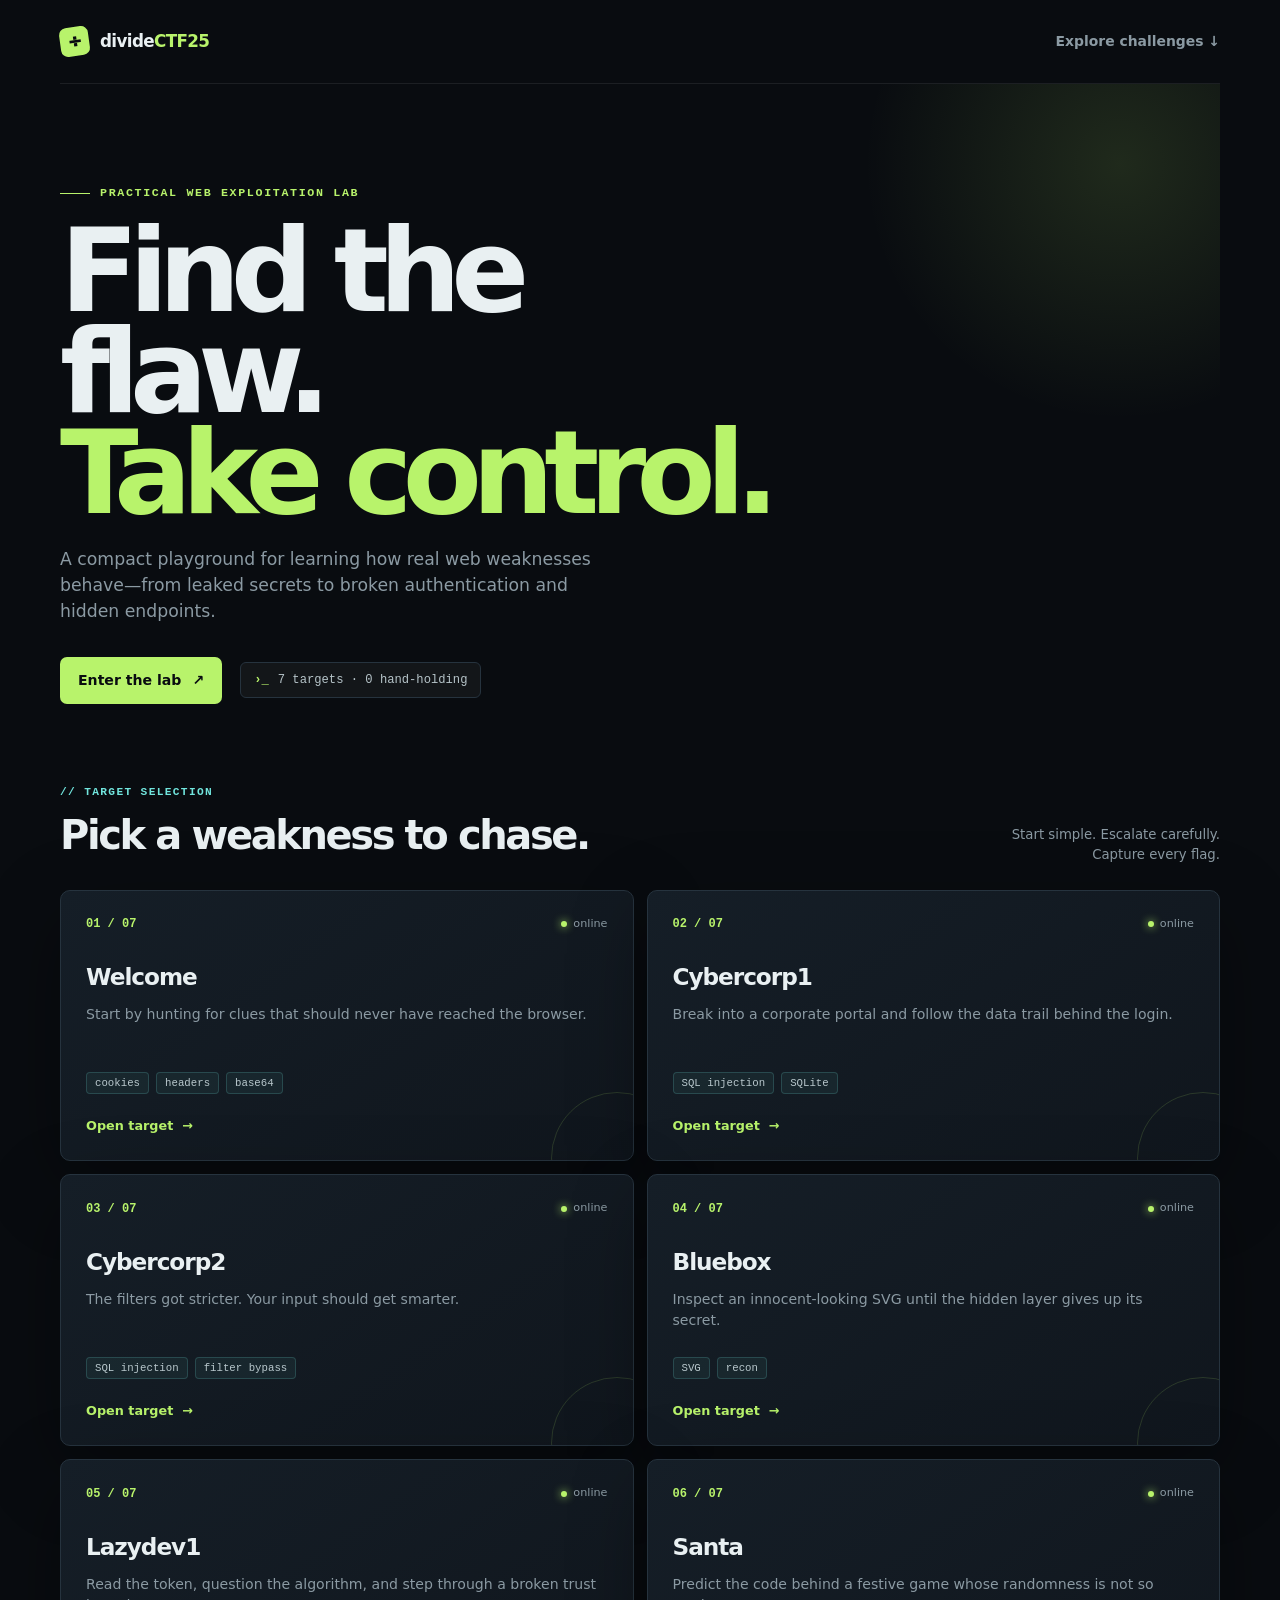
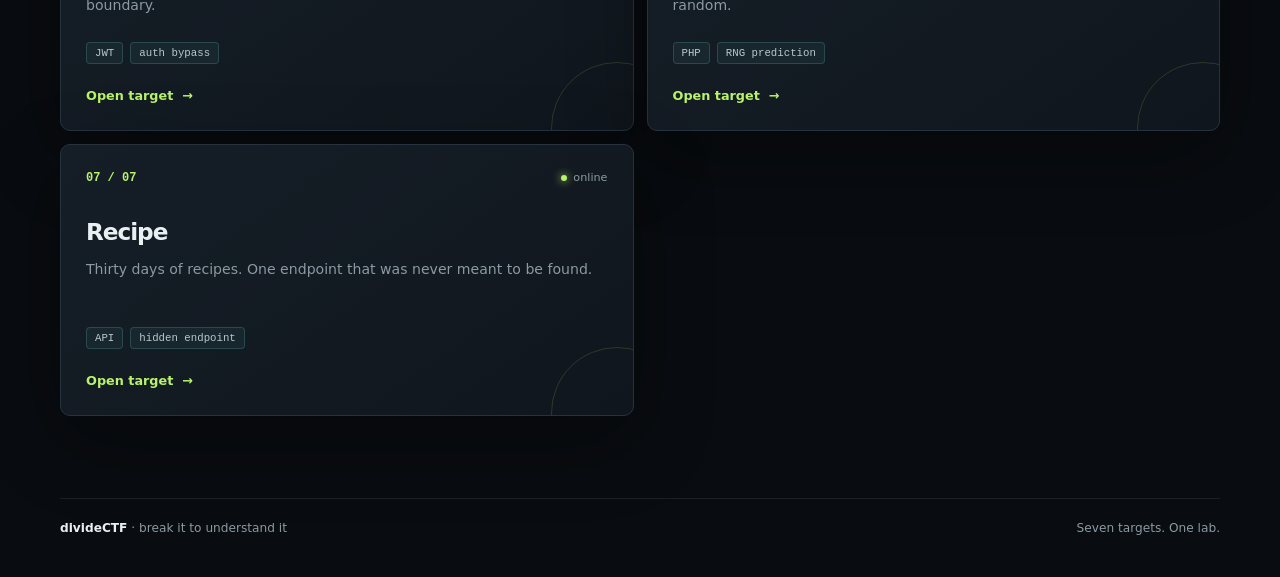
<file: index.html>
<!doctype html>
<html lang="en">
<head>
  <meta charset="utf-8">
  <meta name="viewport" content="width=device-width, initial-scale=1">
  <meta name="theme-color" content="#090c10">
  <meta name="description" content="divideCTF — a practical web exploitation lab for curious hackers.">
  <title>divideCTF25 Web Category — Find the flaw</title>
  <style>
    :root { --bg:#090c10; --panel:#10161d; --panel2:#151e27; --line:#26333e; --text:#e9f0f2; --muted:#8b9aa3; --lime:#b8f36b; --cyan:#71e5dd; }
    * { box-sizing:border-box; }
    html { scroll-behavior:smooth; }
    body { margin:0; color:var(--text); background:var(--bg); font-family:Inter,ui-sans-serif,system-ui,-apple-system,"Segoe UI",sans-serif; line-height:1.5; }
    a { color:inherit; text-decoration:none; }
    .shell { width:min(1160px,calc(100% - 40px)); margin:auto; }
    nav { display:flex; justify-content:space-between; align-items:center; padding:27px 0; border-bottom:1px solid rgba(255,255,255,.08); }
    .brand { display:flex; align-items:center; gap:11px; font-weight:800; letter-spacing:-.04em; }
    .brand-mark { width:29px; height:29px; display:grid; place-items:center; color:var(--bg); background:var(--lime); font-size:17px; font-weight:950; border-radius:7px; transform:rotate(-8deg); }
    .brand-name { font-size:1.05rem; } .brand-name span { color:var(--lime); }
    .nav-link { color:var(--muted); font-size:.87rem; font-weight:700; } .nav-link:hover { color:var(--lime); }
    .hero { position:relative; padding:104px 0 82px; overflow:hidden; }
    .hero:before { content:""; position:absolute; width:540px; height:540px; right:-170px; top:-190px; background:radial-gradient(circle,rgba(184,243,107,.13),transparent 67%); pointer-events:none; }
    .eyebrow { display:flex; align-items:center; gap:10px; color:var(--lime); font:700 .73rem/1 ui-monospace,SFMono-Regular,Menlo,monospace; letter-spacing:.14em; text-transform:uppercase; }
    .eyebrow:before { content:""; width:30px; height:1px; background:var(--lime); }
    h1 { max-width:720px; margin:21px 0 22px; font-size:clamp(3.3rem,9vw,7.4rem); line-height:.88; letter-spacing:-.085em; font-weight:850; }
    h1 em { color:var(--lime); font-style:normal; }
    .hero-copy { max-width:570px; color:var(--muted); font-size:1.08rem; }
    .hero-actions { display:flex; flex-wrap:wrap; align-items:center; gap:18px; margin-top:32px; }
    .primary { display:inline-flex; align-items:center; gap:11px; padding:13px 18px; border-radius:7px; color:var(--bg); background:var(--lime); font-size:.88rem; font-weight:850; transition:transform .2s,background .2s; }
    .primary:hover { background:#d0ff96; transform:translateY(-2px); } .secondary { color:var(--muted); font-size:.88rem; font-weight:700; }
    .terminal { display:inline-flex; gap:9px; align-items:center; color:#b6c4c9; padding:10px 13px; background:rgba(255,255,255,.04); border:1px solid var(--line); border-radius:6px; font:.76rem ui-monospace,SFMono-Regular,Menlo,monospace; }
    .terminal:before { content:"›_"; color:var(--lime); font-weight:900; }
    .section-head { display:flex; justify-content:space-between; align-items:end; gap:20px; margin-bottom:25px; }
    .section-kicker { margin:0 0 7px; color:var(--cyan); font:700 .7rem ui-monospace,SFMono-Regular,Menlo,monospace; letter-spacing:.12em; text-transform:uppercase; }
    h2 { margin:0; font-size:clamp(1.7rem,4vw,2.5rem); letter-spacing:-.06em; } .section-note { max-width:250px; margin:0; color:var(--muted); font-size:.83rem; text-align:right; }
    .challenge-grid { display:grid; grid-template-columns:repeat(2,1fr); gap:13px; }
    .challenge-card { position:relative; display:flex; flex-direction:column; min-height:270px; padding:25px; background:linear-gradient(145deg,var(--panel2),var(--panel)); border:1px solid var(--line); border-radius:10px; box-shadow:0 24px 80px rgba(0,0,0,.32); overflow:hidden; transition:border-color .2s,transform .2s; }
    .challenge-card:after { content:""; position:absolute; width:130px; height:130px; right:-50px; bottom:-64px; border:1px solid rgba(184,243,107,.15); border-radius:50%; }
    .challenge-card:hover { border-color:rgba(184,243,107,.6); transform:translateY(-3px); }
    .card-top { display:flex; justify-content:space-between; align-items:center; margin-bottom:28px; }
    .number { color:var(--lime); font:700 .75rem ui-monospace,SFMono-Regular,Menlo,monospace; } .status { display:inline-flex; align-items:center; gap:6px; color:var(--muted); font-size:.7rem; }
    .status:before { content:""; width:6px; height:6px; background:var(--lime); border-radius:50%; box-shadow:0 0 9px var(--lime); }
    h3 { margin:0 0 9px; font-size:1.45rem; letter-spacing:-.045em; } .card-body p { min-height:50px; margin:0; color:var(--muted); font-size:.88rem; }
    .tags { display:flex; flex-wrap:wrap; gap:7px; margin-top:18px; } .tag { padding:4px 8px; color:#b9c8cd; background:rgba(113,229,221,.06); border:1px solid rgba(113,229,221,.18); border-radius:4px; font:.67rem ui-monospace,SFMono-Regular,Menlo,monospace; }
    .card-link { display:inline-flex; align-items:center; gap:9px; margin-top:auto; padding-top:22px; color:var(--lime); font-size:.8rem; font-weight:800; } .card-link span { transition:transform .2s; } .card-link:hover span { transform:translateX(4px); }
    .footer-bar { display:flex; justify-content:space-between; gap:20px; margin:82px 0 35px; padding-top:20px; border-top:1px solid rgba(255,255,255,.08); color:var(--muted); font-size:.76rem; } .footer-bar strong { color:var(--text); }
    @media (max-width:700px) { .shell{width:min(100% - 28px,560px)} nav{padding:20px 0} .hero{padding:74px 0 65px} .challenge-grid{grid-template-columns:1fr} .section-head{display:block} .section-note{margin-top:10px;text-align:left} .footer-bar{display:block;line-height:2} }
  </style>
</head>
<body>
  <div class="shell">
    <nav aria-label="Main navigation">
      <a class="brand" href="/" aria-label="divideCTF home"><span class="brand-mark">÷</span><span class="brand-name">divide<span>CTF25</span></span></a>
      <a class="nav-link" href="#challenges">Explore challenges ↓</a>
    </nav>
    <main>
      <section class="hero">
        <div class="eyebrow">Practical web exploitation lab</div>
        <h1>Find the flaw.<br><em>Take control.</em></h1>
        <p class="hero-copy">A compact playground for learning how real web weaknesses behave—from leaked secrets to broken authentication and hidden endpoints.</p>
        <div class="hero-actions"><a class="primary" href="#challenges">Enter the lab <span>↗</span></a><span class="terminal">7 targets · 0 hand-holding</span></div>
      </section>
      <section id="challenges" aria-labelledby="challenge-title">
        <div class="section-head"><div><p class="section-kicker">// target selection</p><h2>Pick a weakness to chase.</h2></div><p class="section-note">Start simple. Escalate carefully. Capture every flag.</p></div>
        <div class="challenge-grid">
          <article class="challenge-card"><div class="card-top"><span class="number">01 / 07</span><span class="status">online</span></div><div class="card-body"><h3>Welcome</h3><p>Start by hunting for clues that should never have reached the browser.</p><div class="tags"><span class="tag">cookies</span><span class="tag">headers</span><span class="tag">base64</span></div></div><a class="card-link" href="/01-welcome/">Open target <span>→</span></a></article>
          <article class="challenge-card"><div class="card-top"><span class="number">02 / 07</span><span class="status">online</span></div><div class="card-body"><h3>Cybercorp1</h3><p>Break into a corporate portal and follow the data trail behind the login.</p><div class="tags"><span class="tag">SQL injection</span><span class="tag">SQLite</span></div></div><a class="card-link" href="/02-cybercorp1/">Open target <span>→</span></a></article>
          <article class="challenge-card"><div class="card-top"><span class="number">03 / 07</span><span class="status">online</span></div><div class="card-body"><h3>Cybercorp2</h3><p>The filters got stricter. Your input should get smarter.</p><div class="tags"><span class="tag">SQL injection</span><span class="tag">filter bypass</span></div></div><a class="card-link" href="/03-cybercorp2/">Open target <span>→</span></a></article>
          <article class="challenge-card"><div class="card-top"><span class="number">04 / 07</span><span class="status">online</span></div><div class="card-body"><h3>Bluebox</h3><p>Inspect an innocent-looking SVG until the hidden layer gives up its secret.</p><div class="tags"><span class="tag">SVG</span><span class="tag">recon</span></div></div><a class="card-link" href="/04-bluebox/">Open target <span>→</span></a></article>
          <article class="challenge-card"><div class="card-top"><span class="number">05 / 07</span><span class="status">online</span></div><div class="card-body"><h3>Lazydev1</h3><p>Read the token, question the algorithm, and step through a broken trust boundary.</p><div class="tags"><span class="tag">JWT</span><span class="tag">auth bypass</span></div></div><a class="card-link" href="/05-lazydev1/">Open target <span>→</span></a></article>
          <article class="challenge-card"><div class="card-top"><span class="number">06 / 07</span><span class="status">online</span></div><div class="card-body"><h3>Santa</h3><p>Predict the code behind a festive game whose randomness is not so random.</p><div class="tags"><span class="tag">PHP</span><span class="tag">RNG prediction</span></div></div><a class="card-link" href="/06-santa/">Open target <span>→</span></a></article>
          <article class="challenge-card"><div class="card-top"><span class="number">07 / 07</span><span class="status">online</span></div><div class="card-body"><h3>Recipe</h3><p>Thirty days of recipes. One endpoint that was never meant to be found.</p><div class="tags"><span class="tag">API</span><span class="tag">hidden endpoint</span></div></div><a class="card-link" href="/07-recipe/">Open target <span>→</span></a></article>
        </div>
      </section>
    </main>
    <footer class="footer-bar"><span><strong>divideCTF</strong> · break it to understand it</span><span>Seven targets. One lab.</span></footer>
  </div>
</body>
</html>
</file>
